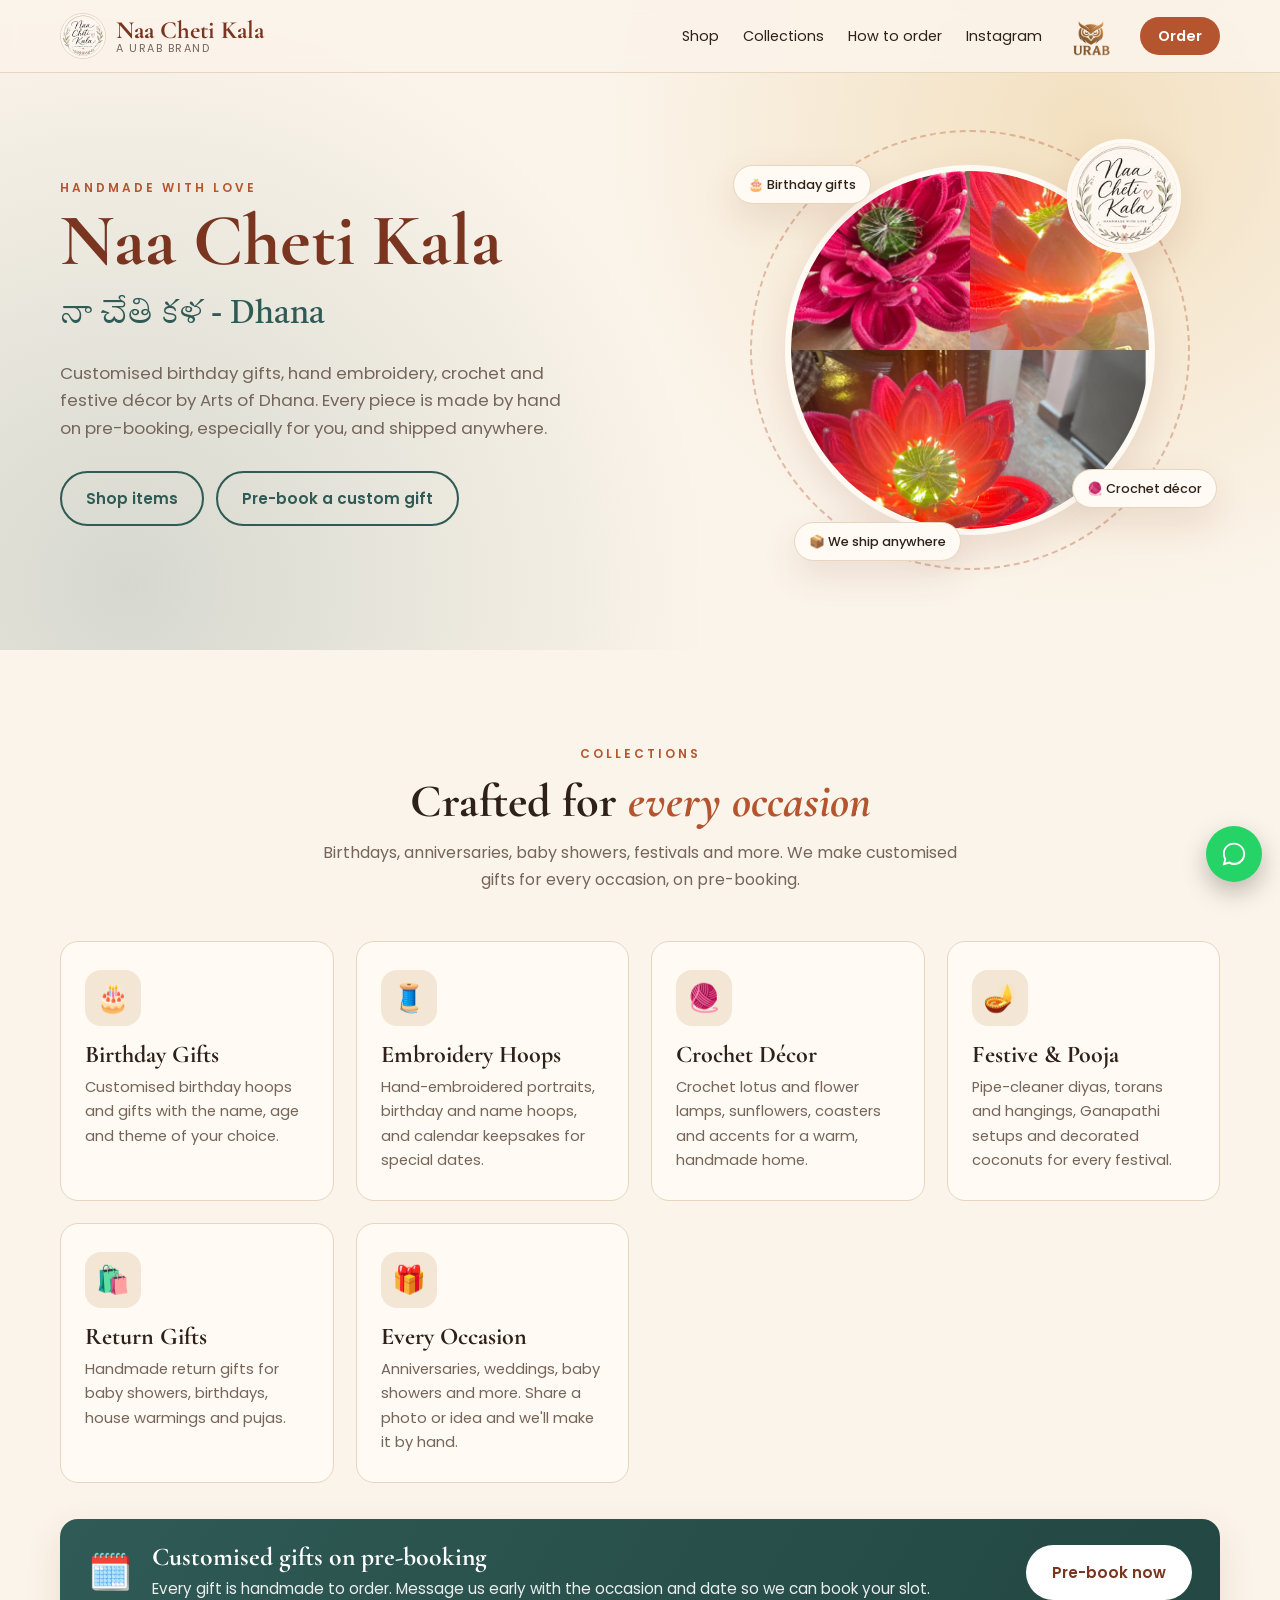
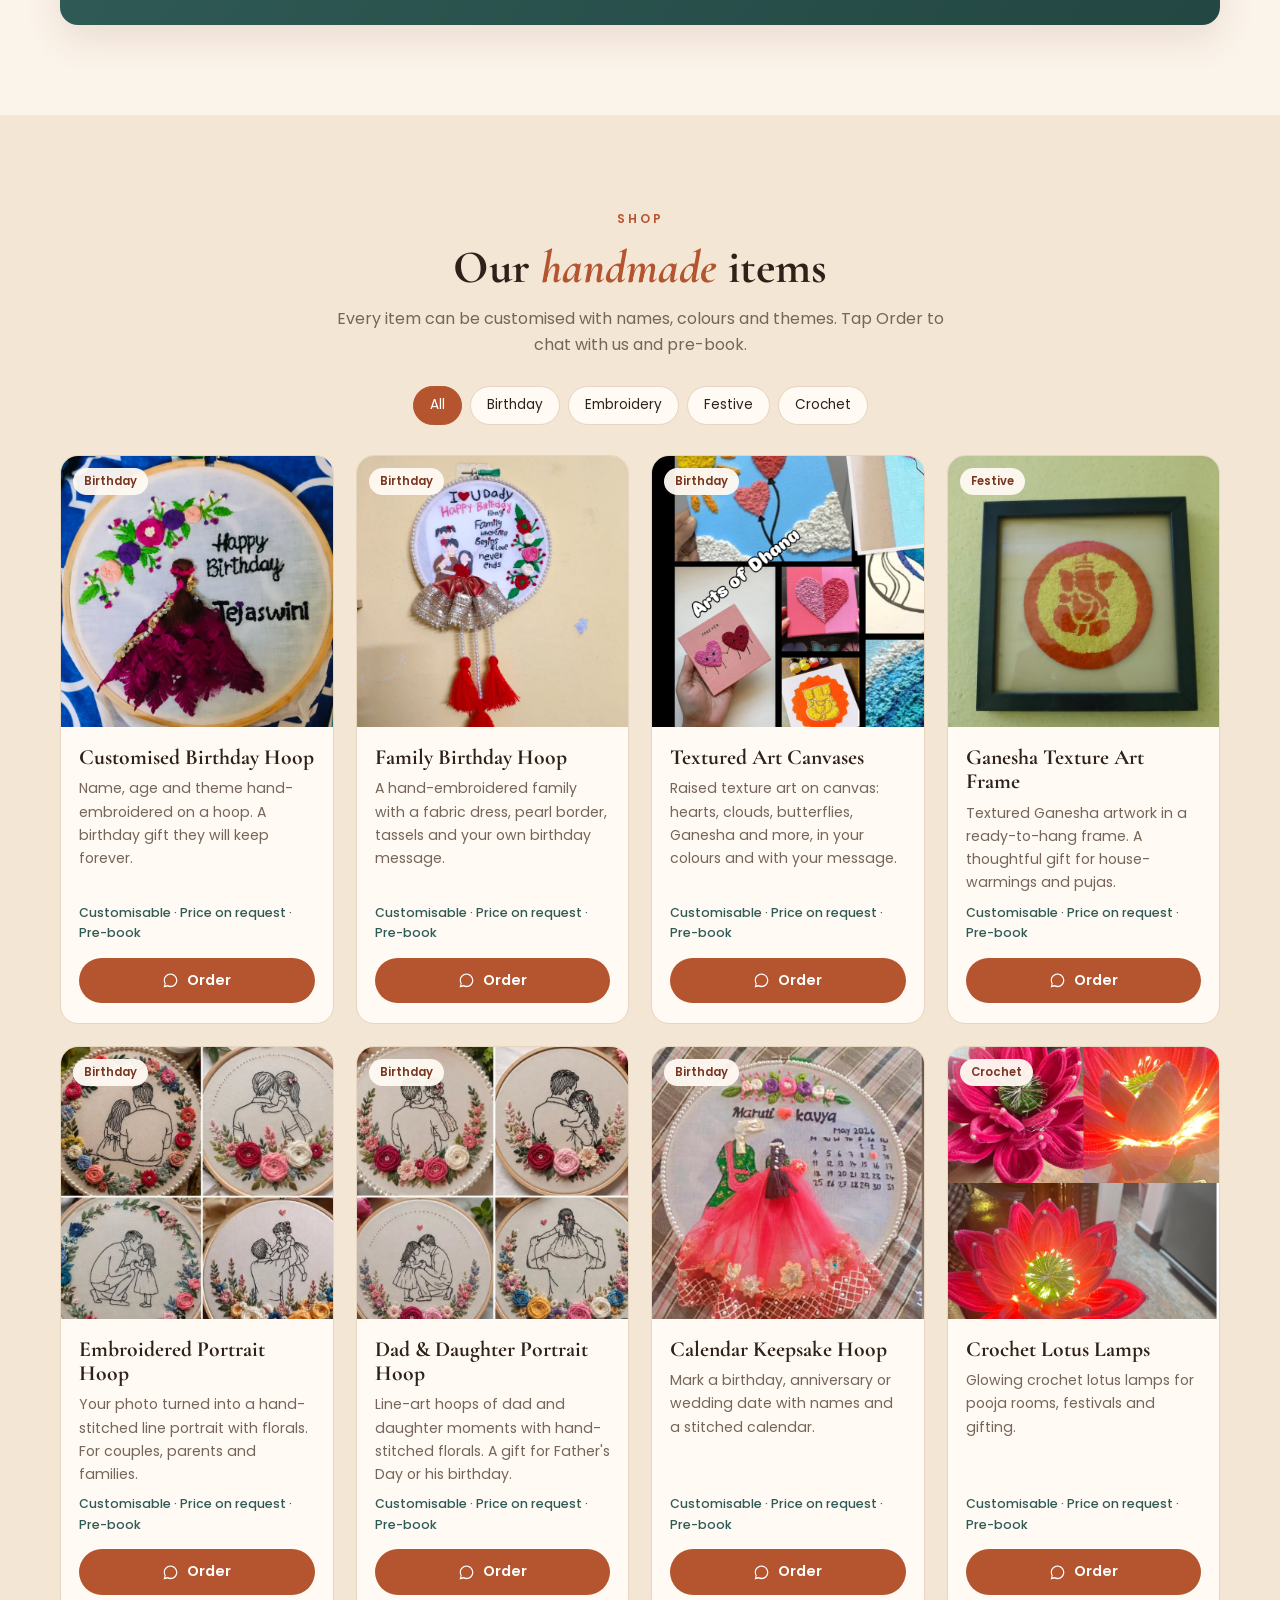
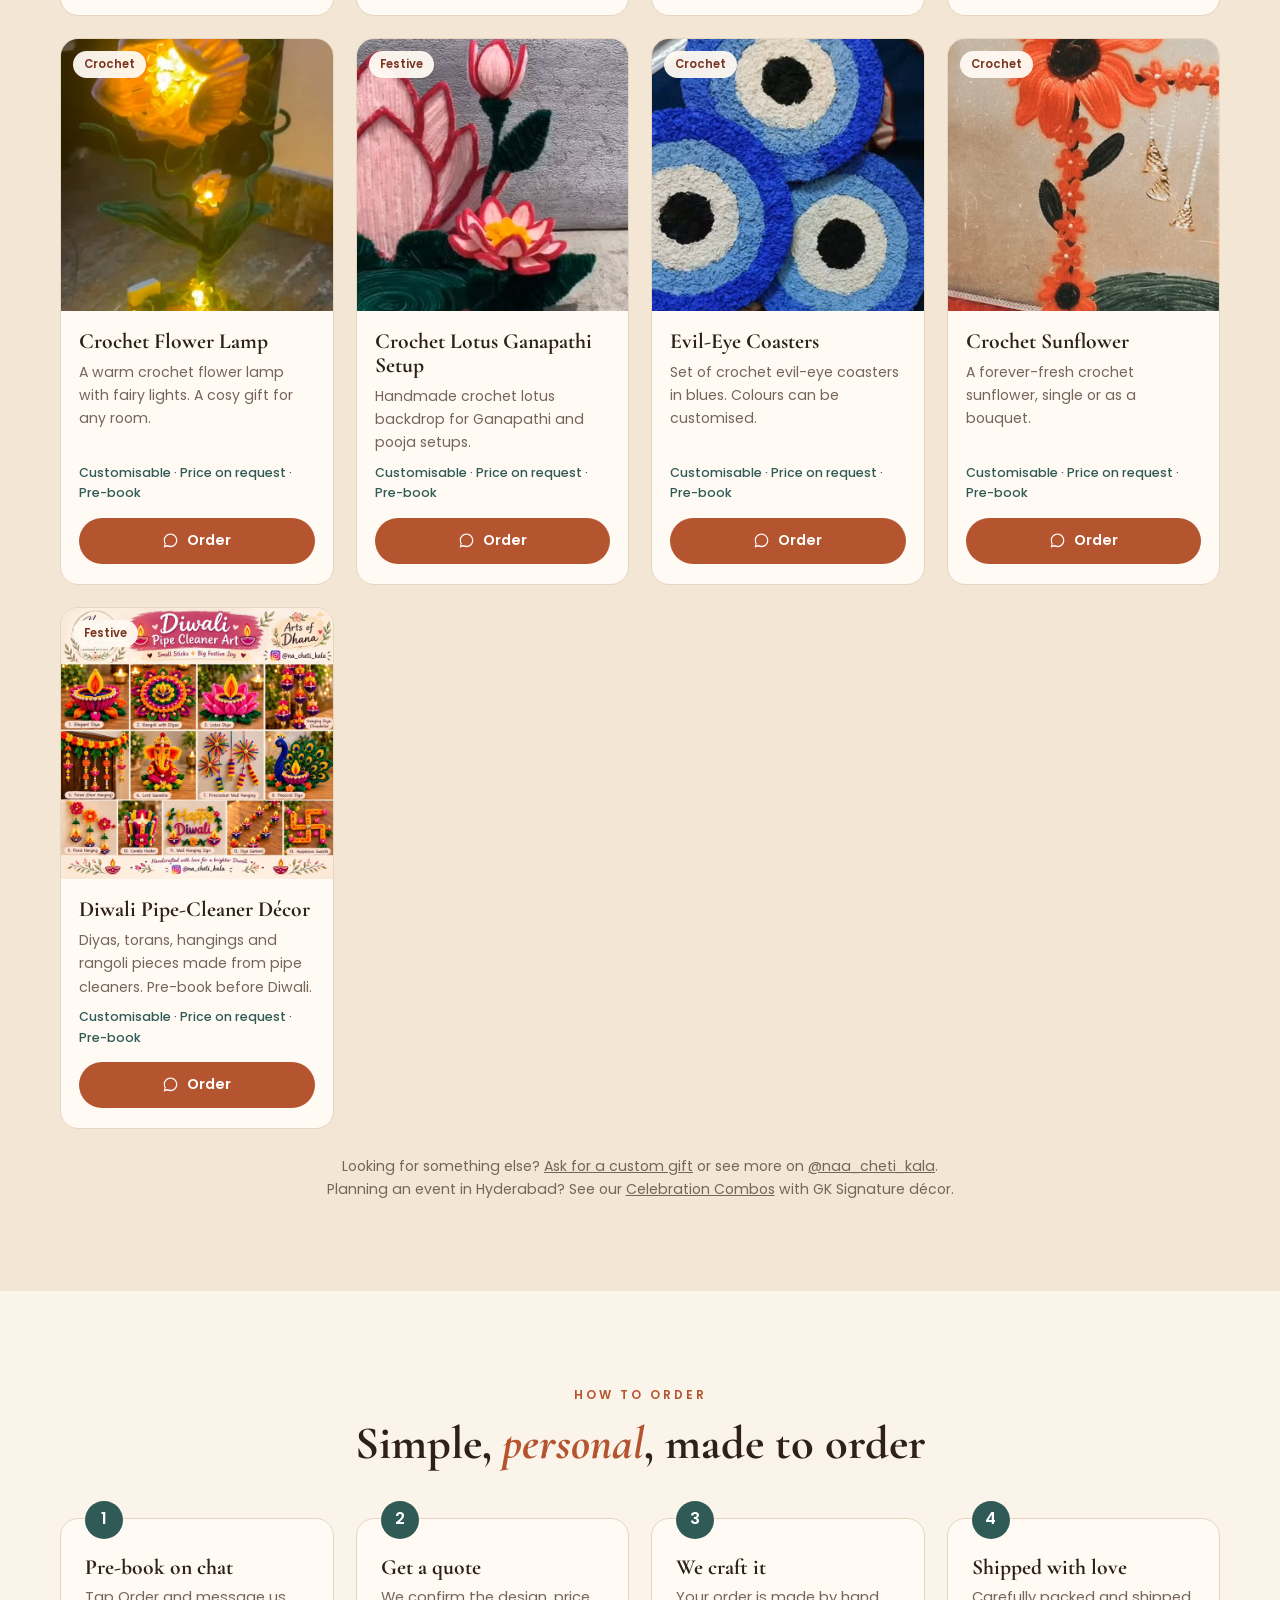
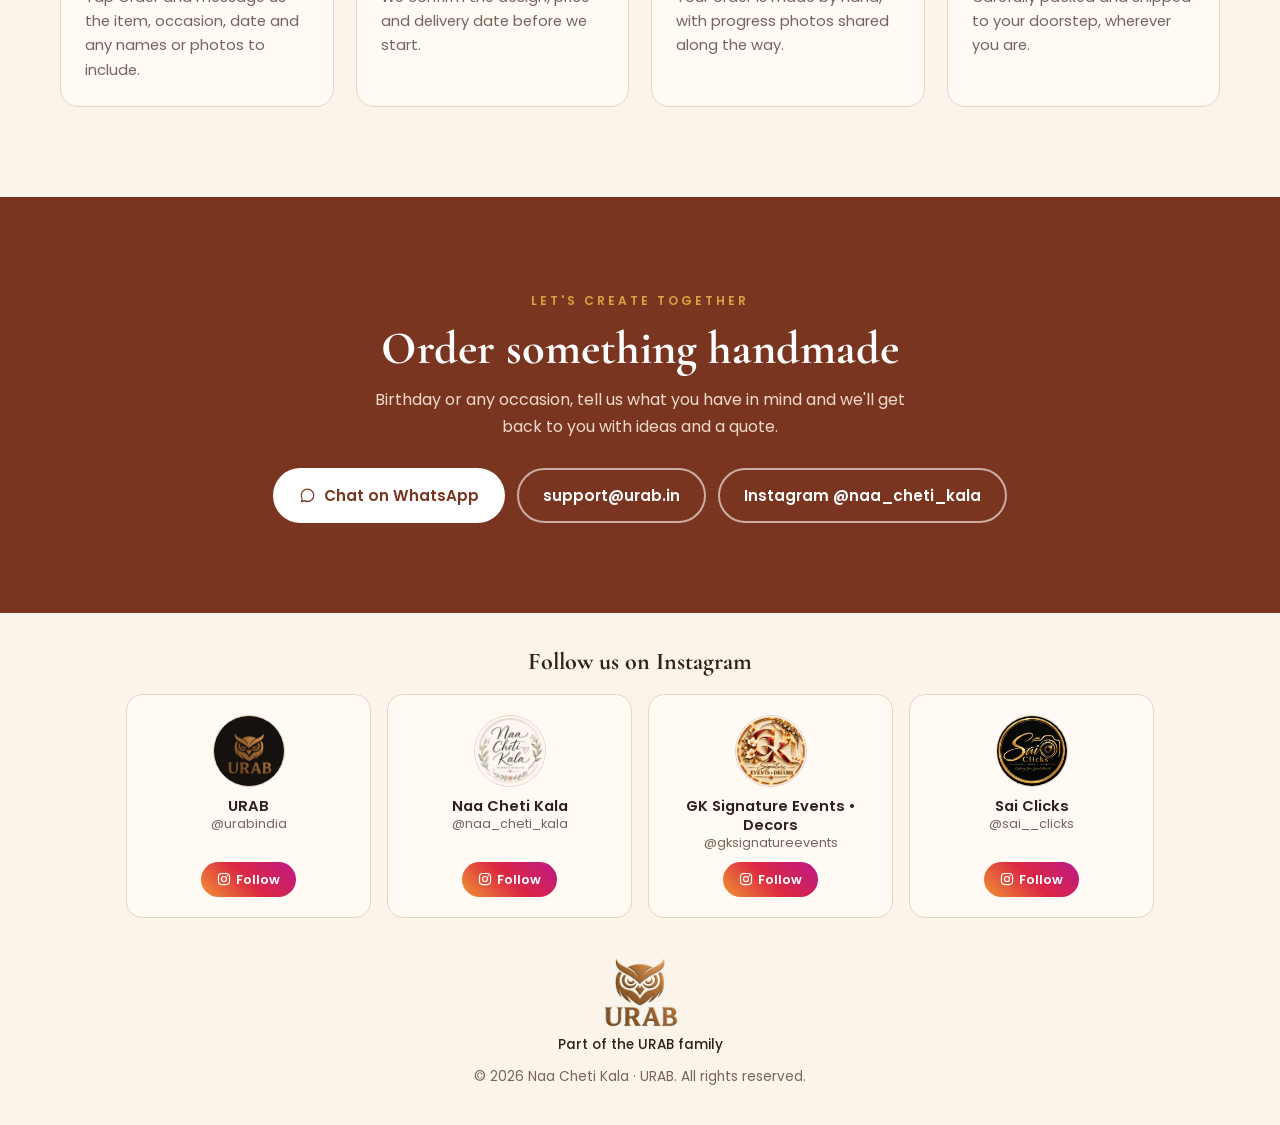
<file: naa-cheti-kala.html>
<!doctype html>
<html lang="en">
<head>
  <meta charset="utf-8">
  <meta name="viewport" content="width=device-width, initial-scale=1">
  <title>Naa Cheti Kala | Handmade Gifts &amp; Home Décor – A URAB Brand</title>
  <meta name="description" content="Naa Cheti Kala (నా చేతి కళ) makes handcrafted gifts, home décor, return gifts, festive and pooja décor, and custom handmade orders, shipped anywhere. A URAB brand.">
  <meta name="robots" content="index, follow">
  <link rel="canonical" href="https://urab.in/naa-cheti-kala">

  <meta property="og:type" content="website">
  <meta property="og:site_name" content="Naa Cheti Kala by URAB">
  <meta property="og:title" content="Naa Cheti Kala | Handmade Gifts &amp; Décor">
  <meta property="og:description" content="Handcrafted gifts and décor, made by hand and personalised for the people you love. We ship anywhere.">
  <meta property="og:image" content="https://urab.in/images/naa-cheti-kala/lotus-lamps.jpg">
  <meta property="og:url" content="https://urab.in/naa-cheti-kala">
  <meta property="og:locale" content="en_IN">

  <meta name="theme-color" content="#7a3520">
  <link rel="icon" type="image/jpeg" href="/images/naa-cheti-kala/logo.jpg">
  <link rel="apple-touch-icon" href="/images/naa-cheti-kala/logo.jpg">

  <link rel="preconnect" href="https://fonts.googleapis.com">
  <link rel="preconnect" href="https://fonts.gstatic.com" crossorigin>
  <link href="https://fonts.googleapis.com/css2?family=Cormorant+Garamond:ital,wght@0,500;0,600;0,700;1,500&family=Poppins:wght@300;400;500;600&family=Tiro+Telugu&display=swap" rel="stylesheet">

  <script type="application/ld+json">
  {
    "@context": "https://schema.org",
    "@type": "Store",
    "name": "Naa Cheti Kala",
    "alternateName": "నా చేతి కళ",
    "description": "Handcrafted gifts, home décor, return gifts, festive décor and custom handmade orders.",
    "url": "https://urab.in/naa-cheti-kala",
    "logo": "https://urab.in/images/naa-cheti-kala/logo.jpg",
    "image": "https://urab.in/images/naa-cheti-kala/lotus-lamps.jpg",
    "parentOrganization": { "@id": "https://urab.in/#org", "name": "URAB" },
    "sameAs": ["https://www.instagram.com/naa_cheti_kala/"],
    "areaServed": "Worldwide"
  }
  </script>

  <style>
    :root {
      --bg: #fbf4ea;
      --bg-alt: #f3e6d4;
      --ink: #2e211a;
      --muted: #75655a;
      --terracotta: #b5552f;
      --terracotta-deep: #7a3520;
      --teal: #2f5a55;
      --mustard: #d9a441;
      --card: #fffaf3;
      --line: #e6d5bf;
      --radius: 18px;
      --shadow: 0 14px 36px rgba(122, 53, 32, .12);
    }
    * { box-sizing: border-box; margin: 0; padding: 0; }
    html { scroll-behavior: smooth; scroll-padding-top: 72px; }
    body { font-family: "Poppins", system-ui, sans-serif; color: var(--ink); background: var(--bg); line-height: 1.65; overflow-x: hidden; }
    img { max-width: 100%; display: block; }
    a { color: inherit; }
    .container { width: min(1160px, 100% - 32px); margin-inline: auto; }
    h1, h2, h3 { font-family: "Cormorant Garamond", serif; line-height: 1.12; font-weight: 700; }
    .te { font-family: "Tiro Telugu", serif; }
    .eyebrow { display: inline-block; font-size: .75rem; letter-spacing: .25em; text-transform: uppercase; color: var(--terracotta); font-weight: 600; }
    .accent { color: var(--terracotta); font-style: italic; }

    /* ---------- Nav ---------- */
    .nav { position: fixed; inset: 0 0 auto 0; z-index: 50; background: rgba(251, 244, 234, .92); backdrop-filter: blur(10px); border-bottom: 1px solid var(--line); }
    .nav .container { display: flex; align-items: center; justify-content: space-between; height: 72px; gap: 12px; }
    .brand { text-decoration: none; display: flex; align-items: center; gap: 10px; }
    .brand img { width: 46px; height: 46px; border-radius: 50%; border: 1px solid var(--line); }
    .brand div { display: flex; flex-direction: column; line-height: 1.05; }
    .brand strong { font-family: "Cormorant Garamond", serif; font-size: 1.55rem; color: var(--terracotta-deep); }
    .brand small { font-size: .68rem; letter-spacing: .14em; text-transform: uppercase; color: var(--muted); }
    .nav-links { display: flex; gap: 24px; list-style: none; align-items: center; }
    .nav-links a { text-decoration: none; font-size: .9rem; color: var(--ink); }
    .nav-links a:hover { color: var(--terracotta); }
    .nav-cta { background: var(--terracotta); color: #fff !important; padding: 9px 18px; border-radius: 999px; font-weight: 600; }
    @media (max-width: 760px) { .nav-links .hide-sm { display: none; } .nav-links { gap: 14px; } }

    /* ---------- Hero ---------- */
    .hero { padding: 130px 0 80px; position: relative; overflow: hidden;
      background:
        radial-gradient(circle at 85% 20%, rgba(217, 164, 65, .25), transparent 40%),
        radial-gradient(circle at 10% 90%, rgba(47, 90, 85, .18), transparent 45%),
        var(--bg); }
    .hero-grid { display: grid; grid-template-columns: 1.1fr .9fr; gap: 50px; align-items: center; }
    .hero h1 { font-size: clamp(2.6rem, 6.5vw, 4.6rem); color: var(--terracotta-deep); }
    .hero .te-title { font-size: clamp(1.4rem, 3.2vw, 2rem); color: var(--teal); margin: 6px 0 18px; }
    .hero p { color: var(--muted); font-size: 1.05rem; max-width: 520px; margin-bottom: 28px; }
    .btns { display: flex; flex-wrap: wrap; gap: 12px; }
    .btn { display: inline-flex; align-items: center; gap: 8px; padding: 13px 24px; border-radius: 999px; text-decoration: none; font-weight: 600; font-size: .95rem; transition: transform .2s, box-shadow .2s; border: 2px solid transparent; }
    .btn:hover { transform: translateY(-2px); }
    .btn-primary { background: var(--terracotta); color: #fff; box-shadow: 0 10px 26px rgba(181, 85, 47, .3); }
    .btn-outline { border-color: var(--teal); color: var(--teal); }
    .hero-art { position: relative; aspect-ratio: 1; max-width: 440px; justify-self: center; width: 100%; }
    .hero-art .ring { position: absolute; inset: 0; border-radius: 50%; border: 2px dashed rgba(181, 85, 47, .35); animation: spin 60s linear infinite; }
    .hero-art .disc { position: absolute; inset: 8%; border-radius: 50%; overflow: hidden; border: 6px solid var(--card); box-shadow: var(--shadow); }
    .hero-art .disc img { width: 100%; height: 100%; object-fit: cover; }
    .hero-art .badge { position: absolute; top: 2%; right: 2%; width: 26%; aspect-ratio: 1; border-radius: 50%; border: 4px solid var(--card); box-shadow: var(--shadow); }
    .hero-art .chip { position: absolute; background: var(--card); border: 1px solid var(--line); border-radius: 999px; padding: 8px 14px; font-size: .8rem; font-weight: 500; box-shadow: var(--shadow); white-space: nowrap; }
    .chip.c1 { top: 8%; left: -4%; } .chip.c2 { bottom: 14%; right: -6%; } .chip.c3 { bottom: 2%; left: 10%; }
    @keyframes spin { to { transform: rotate(360deg); } }
    @media (max-width: 860px) { .hero-grid { grid-template-columns: 1fr; text-align: center; } .hero p { margin-inline: auto; } .btns { justify-content: center; } .hero-art { max-width: 300px; } .chip.c1 { left: 0; } .chip.c2 { right: 0; } }

    /* ---------- Sections ---------- */
    section { padding: 90px 0; }
    .alt { background: var(--bg-alt); }
    .section-head { text-align: center; max-width: 640px; margin: 0 auto 48px; }
    .section-head h2 { font-size: clamp(2rem, 4.5vw, 2.9rem); margin: 10px 0 12px; }
    .section-head p { color: var(--muted); }

    /* ---------- Categories ---------- */
    .cat-grid { display: grid; grid-template-columns: repeat(auto-fit, minmax(240px, 1fr)); gap: 22px; }
    .cat { background: var(--card); border: 1px solid var(--line); border-radius: var(--radius); padding: 28px 24px; transition: transform .25s, box-shadow .25s; }
    .cat:hover { transform: translateY(-5px); box-shadow: var(--shadow); }
    .cat .icon { width: 56px; height: 56px; border-radius: 16px; display: grid; place-items: center; font-size: 1.7rem; margin-bottom: 16px; background: var(--bg-alt); }
    .cat h3 { font-size: 1.5rem; margin-bottom: 6px; }
    .cat p { color: var(--muted); font-size: .92rem; }


    /* ---------- Steps ---------- */
    .steps { display: grid; grid-template-columns: repeat(auto-fit, minmax(220px, 1fr)); gap: 22px; counter-reset: step; }
    .step { position: relative; padding: 28px 24px 24px; border-radius: var(--radius); background: var(--card); border: 1px solid var(--line); }
    .step::before { counter-increment: step; content: counter(step); position: absolute; top: -18px; left: 24px; width: 38px; height: 38px; border-radius: 50%; display: grid; place-items: center; background: var(--teal); color: #fff; font-weight: 600; }
    .step h3 { font-size: 1.35rem; margin: 8px 0 6px; }
    .step p { color: var(--muted); font-size: .92rem; }

    /* ---------- Contact ---------- */
    .contact { background: var(--terracotta-deep); color: #fbeee0; text-align: center; }
    .contact h2 { font-size: clamp(2rem, 4.5vw, 2.9rem); margin: 10px 0 12px; color: #fff; }
    .contact .eyebrow { color: var(--mustard); }
    .contact p { max-width: 560px; margin: 0 auto 28px; opacity: .9; }
    .contact .btns { justify-content: center; }
    .btn-light { background: #fff; color: var(--terracotta-deep); }
    .btn-ghost { border-color: rgba(255,255,255,.6); color: #fff; }

    /* ---------- Footer ---------- */
    footer { padding: 36px 0; text-align: center; font-size: .85rem; color: var(--muted); }
    footer a.urab { display: inline-flex; align-items: center; gap: 10px; text-decoration: none; margin-bottom: 10px; color: var(--ink); font-weight: 500; }
    footer a.urab { flex-direction: column; gap: 6px; }
    footer a.urab img { height: 80px; width: auto; }
    .urab-link { display: flex; } .urab-link img { height: 40px; width: auto; }
    footer .nck-logo { width: 90px; height: 90px; border-radius: 50%; margin: 0 auto 14px; border: 1px solid var(--line); }

    /* ---------- Pre-book banner ---------- */
    .prebook { margin-top: 36px; display: flex; align-items: center; gap: 20px; flex-wrap: wrap; padding: 24px 28px; border-radius: var(--radius); color: #fff; background: linear-gradient(120deg, var(--teal), #234743); box-shadow: var(--shadow); }
    .prebook .big { font-size: 2.2rem; }
    .prebook div { flex: 1 1 320px; }
    .prebook h3 { font-size: 1.6rem; color: #fff; margin-bottom: 4px; }
    .prebook p { opacity: .9; font-size: .95rem; }

    /* ---------- Shop items ---------- */
    .filters { display: flex; flex-wrap: wrap; justify-content: center; gap: 8px; margin: -20px 0 30px; }
    .filters button { font: inherit; font-size: .85rem; padding: 7px 16px; border-radius: 999px; border: 1px solid var(--line); background: var(--card); color: var(--ink); cursor: pointer; }
    .filters button.active { background: var(--terracotta); border-color: var(--terracotta); color: #fff; }
    .items { display: grid; grid-template-columns: repeat(auto-fill, minmax(240px, 1fr)); gap: 22px; }
    .item { display: flex; flex-direction: column; background: var(--card); border: 1px solid var(--line); border-radius: var(--radius); overflow: hidden; transition: transform .25s, box-shadow .25s; }
    .item:hover { transform: translateY(-5px); box-shadow: var(--shadow); }
    .item-img { position: relative; aspect-ratio: 1; overflow: hidden; background: var(--bg-alt); }
    .item-img img { width: 100%; height: 100%; object-fit: cover; transition: transform .5s; }
    .item:hover .item-img img { transform: scale(1.05); }
    .item-tag { position: absolute; top: 12px; left: 12px; padding: 4px 11px; border-radius: 999px; font-size: .72rem; font-weight: 600; background: rgba(255, 250, 243, .95); color: var(--terracotta-deep); }
    .item-body { padding: 18px 18px 20px; display: flex; flex-direction: column; gap: 8px; flex: 1; }
    .item-body h3 { font-size: 1.35rem; }
    .item-body p { color: var(--muted); font-size: .88rem; flex: 1; }
    .item-meta { font-size: .78rem; color: var(--teal); font-weight: 500; }
    .order-btn { margin-top: 6px; display: inline-flex; align-items: center; justify-content: center; gap: 8px; padding: 11px 18px; border-radius: 999px; text-decoration: none; font-weight: 600; font-size: .9rem; color: #fff; background: var(--terracotta); transition: background .2s; }
    .order-btn:hover { background: var(--terracotta-deep); }
    .order-btn svg, .btn svg { width: 17px; height: 17px; }
    .shop-note { text-align: center; color: var(--muted); font-size: .88rem; margin-top: 26px; }


    /* ---------- Diwali special ---------- */
    .diwali { position: relative; overflow: hidden; color: #fbeee0; background: radial-gradient(circle at 20% 0%, rgba(255, 184, 77, .25), transparent 45%), radial-gradient(circle at 90% 100%, rgba(217, 164, 65, .2), transparent 50%), linear-gradient(160deg, #3b0f14, #5a1a12 55%, #2a0c0c); }
    .diwali .section-head h2 { color: #fff; }
    .diwali .section-head p { color: #f3d9c2; }
    .diwali .eyebrow { color: #ffcf6e; }
    .diwali .glow { color: #ffcf6e; font-style: italic; text-shadow: 0 0 18px rgba(255, 190, 80, .55); }
    .deadline { display: flex; flex-wrap: wrap; justify-content: center; gap: 10px; margin: -18px 0 26px; }
    .deadline span { padding: 8px 16px; border-radius: 999px; font-size: .88rem; font-weight: 500; background: rgba(255, 255, 255, .08); border: 1px solid rgba(255, 207, 110, .35); }
    .deadline .countdown { background: #ffcf6e; color: #3b0f14; font-weight: 700; border-color: #ffcf6e; }
    .diwali-ctas { display: flex; flex-wrap: wrap; justify-content: center; gap: 12px; margin-bottom: 36px; }
    .btn-wa { background: #25d366; color: #fff; }
    .btn-ig { color: #fff; background: linear-gradient(45deg, #f09433, #dc2743 50%, #bc1888); }
    .diwali .items .item { background: #fffaf3; border-color: rgba(255, 207, 110, .4); color: var(--ink); }
    .diwali .item-tag { background: #ffcf6e; color: #3b0f14; }
    .diwali-note { text-align: center; color: #f3d9c2; font-size: .85rem; margin-top: 24px; }
    .item-actions { display: flex; gap: 8px; margin-top: 6px; }
    .item-actions .order-btn { flex: 1; margin-top: 0; }
    .order-btn.wa { background: #1f9d55; }
    .order-btn.wa:hover { background: #178244; }
    .ig-mini { flex: none; width: 44px; display: grid; place-items: center; border-radius: 999px; color: #fff; background: linear-gradient(45deg, #f09433, #dc2743 50%, #bc1888); }
    .ig-mini svg { width: 18px; height: 18px; }
    .nav-diwali { color: #b5552f !important; font-weight: 600; }

    /* ---------- Crackers on page open ---------- */
    #crackers, #diyas { position: fixed; inset: 0; width: 100%; height: 100%; z-index: 90; pointer-events: none; transition: opacity .8s; }

    /* ---------- Photo popup ---------- */
    .item-img img { cursor: zoom-in; }
    .lightbox { position: fixed; inset: 0; z-index: 95; display: none; align-items: center; justify-content: center; padding: 56px 16px 70px; background: rgba(20, 12, 8, .92); }
    .lightbox.open { display: flex; }
    .lightbox figure { margin: 0; max-width: min(900px, 100%); text-align: center; }
    .lightbox img { max-width: 100%; max-height: calc(100svh - 150px); border-radius: 12px; box-shadow: 0 20px 60px rgba(0, 0, 0, .5); }
    .lightbox figcaption { color: #fbeee0; margin-top: 12px; font-size: .95rem; }
    .lightbox button { position: absolute; width: 46px; height: 46px; border: 0; border-radius: 50%; cursor: pointer; font-size: 1.4rem; color: #fff; background: rgba(255, 255, 255, .14); }
    .lightbox button:hover { background: rgba(255, 255, 255, .26); }
    .lb-close { top: 14px; right: 14px; }
    .lb-prev { left: 12px; top: 50%; transform: translateY(-50%); }
    .lb-next { right: 12px; top: 50%; transform: translateY(-50%); }
    @media (max-width: 600px) { .lb-prev, .lb-next { top: auto; bottom: 14px; transform: none; } .lb-prev { left: calc(50% - 56px); } .lb-next { right: calc(50% - 56px); } }

    /* ---------- Chat float + toast ---------- */
    .chat-float { position: fixed; right: 18px; bottom: 18px; z-index: 60; width: 56px; height: 56px; border-radius: 50%; display: grid; place-items: center; color: #fff; box-shadow: 0 10px 25px rgba(0,0,0,.25); background: linear-gradient(45deg, #f09433, #dc2743 50%, #bc1888); }
    .chat-float.wa { background: #25d366; }
    .chat-float svg { width: 28px; height: 28px; }
    .toast { position: fixed; left: 50%; bottom: 90px; transform: translate(-50%, 20px); z-index: 70; max-width: calc(100% - 32px); padding: 12px 18px; border-radius: 12px; background: var(--ink); color: #fff; font-size: .88rem; text-align: center; opacity: 0; pointer-events: none; transition: opacity .25s, transform .25s; }
    .toast.show { opacity: 1; transform: translate(-50%, 0); }

    /* ---------- Follow on Instagram ---------- */
    .follow { margin: 0 auto 30px; max-width: 1060px; }
    .follow h3 { font-size: 1.5rem; margin-bottom: 18px; color: var(--follow-ink); }
    .follow-grid { display: grid; grid-template-columns: repeat(4, 1fr); gap: 16px; }
    @media (max-width: 900px) { .follow-grid { grid-template-columns: repeat(2, 1fr); } }
    @media (max-width: 480px) { .follow-grid { grid-template-columns: 1fr; } }
    .follow-card { display: flex; flex-direction: column; align-items: center; gap: 10px; padding: 20px 16px; border-radius: 16px; background: var(--follow-card); border: 1px solid var(--follow-line); text-decoration: none; text-align: center; transition: transform .2s, border-color .2s; }
    .follow-card:hover { transform: translateY(-3px); border-color: #d6249f; }
    footer .follow-card img { width: 72px; height: 72px; margin: 0; border-radius: 50%; object-fit: cover; flex: none; border: 1px solid var(--follow-line); background: #fff; }
    footer .follow-card img.dark { object-fit: contain; padding: 5px; background: #14110e; }
    .follow-card div { display: flex; flex-direction: column; line-height: 1.3; }
    .follow-card strong { color: var(--follow-ink); font-size: .92rem; font-weight: 600; }
    .follow-card small { color: var(--muted); font-size: .8rem; }
    .follow-card .ig-btn { margin-top: auto; display: inline-flex; align-items: center; gap: 5px; padding: 7px 16px; border-radius: 999px; color: #fff; font-size: .8rem; font-weight: 600; background: linear-gradient(45deg, #f09433, #dc2743 50%, #bc1888); }
    .follow-card .ig-btn svg { width: 14px; height: 14px; }
    footer { --follow-card: var(--card); --follow-line: var(--line); --follow-ink: var(--ink); }
    footer .follow { padding: 0 16px; }
  </style>
</head>
<body>

  <nav class="nav">
    <div class="container">
      <a href="/naa-cheti-kala" class="brand"><img src="/images/naa-cheti-kala/logo.jpg" alt="Naa Cheti Kala logo"><div><strong>Naa Cheti Kala</strong><small>A URAB brand</small></div></a>
      <ul class="nav-links">
        <li class="diwali-only"><a href="#diwali" class="nav-diwali">🪔 Diwali</a></li>
        <li class="hide-sm"><a href="#items">Shop</a></li>
        <li class="hide-sm"><a href="#collections">Collections</a></li>
        <li class="hide-sm"><a href="#order">How to order</a></li>
        <li class="hide-sm"><a href="https://www.instagram.com/naa_cheti_kala/" target="_blank" rel="noopener">Instagram</a></li>
        <li><a href="/" class="urab-link" title="Back to URAB"><img src="/images/logo.png" alt="URAB"></a></li>
        <li><a href="#contact" class="nav-cta" data-order="Hi Naa Cheti Kala, I'd like to place an order.">Order</a></li>
      </ul>
    </div>
  </nav>

  <header class="hero">
    <div class="container hero-grid">
      <div>
        <span class="eyebrow">Handmade with love</span>
        <h1>Naa Cheti Kala</h1>
        <div class="te te-title" lang="te">నా చేతి కళ - Dhana</div>
        <p>Customised birthday gifts, hand embroidery, crochet and festive décor by Arts of Dhana. Every piece is made by hand on pre-booking, especially for you, and shipped anywhere.</p>
        <div class="btns">
          <a href="#diwali" class="btn btn-primary diwali-only">🪔 Diwali Special</a>
          <a href="#items" class="btn btn-outline">Shop items</a>
          <a href="#contact" class="btn btn-outline" data-order="Hi Naa Cheti Kala, I'd like to pre-book a customised gift.">Pre-book a custom gift</a>
        </div>
      </div>
      <div class="hero-art" aria-hidden="true">
        <div class="ring"></div>
        <div class="disc"><img src="/images/naa-cheti-kala/lotus-lamps.jpg" alt=""></div>
        <img class="badge" src="/images/naa-cheti-kala/logo.jpg" alt="">
        <div class="chip c1">🎂 Birthday gifts</div>
        <div class="chip c2">🧶 Crochet décor</div>
        <div class="chip c3">📦 We ship anywhere</div>
      </div>
    </div>
  </header>

  <section id="diwali" class="diwali diwali-only">
    <div class="container">
      <div class="section-head">
        <span class="eyebrow">✨ Diwali Special 2026 ✨</span>
        <h2>Light up your Diwali, <span class="glow">handmade</span></h2>
        <p>Lotus hangings, diya stands, wall diyas, torans and Shubh-Labh pieces, handmade to order for your home and for gifting.</p>
      </div>
      <div class="deadline">
        <span class="countdown" id="diwali-countdown">Order by 1 November</span>
        <span>🚚 Delivered before Diwali</span>
        <span>📦 We ship anywhere</span>
      </div>
      <div class="diwali-ctas">
        <a class="btn btn-wa" href="#contact" data-order="Hi Naa Cheti Kala, I'd like to order from the Diwali collection.">Order on WhatsApp</a>
        <a class="btn btn-ig" href="https://ig.me/m/naa_cheti_kala" target="_blank" rel="noopener" data-ig="Hi Naa Cheti Kala, I'd like to order from the Diwali collection.">Ask on Instagram</a>
      </div>
      <div class="items" id="diwali-grid"></div>
      <p class="diwali-note">Photos show the designs. Every piece is handmade to order by Dhana, so colours and small details can vary. Tap a photo to see it bigger.</p>
    </div>
  </section>

  <section id="collections">
    <div class="container">
      <div class="section-head">
        <span class="eyebrow">Collections</span>
        <h2>Crafted for <span class="accent">every occasion</span></h2>
        <p>Birthdays, anniversaries, baby showers, festivals and more. We make customised gifts for every occasion, on pre-booking.</p>
      </div>
      <div class="cat-grid">
        <div class="cat"><div class="icon">🎂</div><h3>Birthday Gifts</h3><p>Customised birthday hoops and gifts with the name, age and theme of your choice.</p></div>
        <div class="cat"><div class="icon">🧵</div><h3>Embroidery Hoops</h3><p>Hand-embroidered portraits, birthday and name hoops, and calendar keepsakes for special dates.</p></div>
        <div class="cat"><div class="icon">🧶</div><h3>Crochet Décor</h3><p>Crochet lotus and flower lamps, sunflowers, coasters and accents for a warm, handmade home.</p></div>
        <div class="cat"><div class="icon">🪔</div><h3>Festive &amp; Pooja</h3><p>Pipe-cleaner diyas, torans and hangings, Ganapathi setups and decorated coconuts for every festival.</p></div>
        <div class="cat"><div class="icon">🛍️</div><h3>Return Gifts</h3><p>Handmade return gifts for baby showers, birthdays, house warmings and pujas.</p></div>
        <div class="cat"><div class="icon">🎁</div><h3>Every Occasion</h3><p>Anniversaries, weddings, baby showers and more. Share a photo or idea and we'll make it by hand.</p></div>
      </div>
      <div class="prebook">
        <span class="big" aria-hidden="true">🗓️</span>
        <div>
          <h3>Customised gifts on pre-booking</h3>
          <p>Every gift is handmade to order. Message us early with the occasion and date so we can book your slot.</p>
        </div>
        <a href="#contact" class="btn btn-light" data-order="Hi Naa Cheti Kala, I'd like to pre-book a customised gift.">Pre-book now</a>
      </div>
    </div>
  </section>

  <section id="items" class="alt">
    <div class="container">
      <div class="section-head">
        <span class="eyebrow">Shop</span>
        <h2>Our <span class="accent">handmade</span> items</h2>
        <p>Every item can be customised with names, colours and themes. Tap Order to chat with us and pre-book.</p>
      </div>
      <div class="filters" role="group" aria-label="Filter items"></div>
      <div class="items" id="item-grid"></div>
      <p class="shop-note">Looking for something else? <a href="#contact" data-order="Hi Naa Cheti Kala, I'd like a customised gift.">Ask for a custom gift</a> or see more on <a href="https://www.instagram.com/naa_cheti_kala/" target="_blank" rel="noopener">@naa_cheti_kala</a>.<br>Planning an event in Hyderabad? See our <a href="/#combos">Celebration Combos</a> with GK Signature décor.</p>
    </div>
  </section>

  <section id="order">
    <div class="container">
      <div class="section-head">
        <span class="eyebrow">How to order</span>
        <h2>Simple, <span class="accent">personal</span>, made to order</h2>
      </div>
      <div class="steps">
        <div class="step"><h3>Pre-book on chat</h3><p>Tap Order and message us the item, occasion, date and any names or photos to include.</p></div>
        <div class="step"><h3>Get a quote</h3><p>We confirm the design, price and delivery date before we start.</p></div>
        <div class="step"><h3>We craft it</h3><p>Your order is made by hand, with progress photos shared along the way.</p></div>
        <div class="step"><h3>Shipped with love</h3><p>Carefully packed and shipped to your doorstep, wherever you are.</p></div>
      </div>
    </div>
  </section>

  <section id="contact" class="contact">
    <div class="container">
      <span class="eyebrow">Let's create together</span>
      <h2>Order something handmade</h2>
      <p>Birthday or any occasion, tell us what you have in mind and we'll get back to you with ideas and a quote.</p>
      <div class="btns">
        <a href="#contact" class="btn btn-light" data-order="Hi Naa Cheti Kala, I'd like to place an order."><svg class="ig-ico" viewBox="0 0 24 24" aria-hidden="true"><rect x="2.5" y="2.5" width="19" height="19" rx="5.5" fill="none" stroke="currentColor" stroke-width="2"/><circle cx="12" cy="12" r="4.3" fill="none" stroke="currentColor" stroke-width="2"/><circle cx="17.6" cy="6.4" r="1.3" fill="currentColor"/></svg><span class="chat-label">Chat on Instagram</span></a>
        <a href="mailto:support@urab.in?subject=Naa%20Cheti%20Kala%20order" class="btn btn-ghost">support@urab.in</a>
        <a href="https://www.instagram.com/naa_cheti_kala/" target="_blank" rel="noopener" class="btn btn-ghost">Instagram @naa_cheti_kala</a>
      </div>
    </div>
  </section>

  <footer>
    <div class="follow">
      <h3>Follow us on Instagram</h3>
      <div class="follow-grid">
        <a class="follow-card" href="https://www.instagram.com/urabindia/" target="_blank" rel="noopener"><img class="dark" src="/images/logo.png" alt="URAB logo" loading="lazy"><div><strong>URAB</strong><small>@urabindia</small></div><span class="ig-btn"><svg viewBox="0 0 24 24" aria-hidden="true"><rect x="2.5" y="2.5" width="19" height="19" rx="5.5" fill="none" stroke="currentColor" stroke-width="2"/><circle cx="12" cy="12" r="4.3" fill="none" stroke="currentColor" stroke-width="2"/><circle cx="17.6" cy="6.4" r="1.3" fill="currentColor"/></svg>Follow</span></a>
        <a class="follow-card" href="https://www.instagram.com/naa_cheti_kala/" target="_blank" rel="noopener"><img src="/images/naa-cheti-kala/logo.jpg" alt="Naa Cheti Kala logo" loading="lazy"><div><strong>Naa Cheti Kala</strong><small>@naa_cheti_kala</small></div><span class="ig-btn"><svg viewBox="0 0 24 24" aria-hidden="true"><rect x="2.5" y="2.5" width="19" height="19" rx="5.5" fill="none" stroke="currentColor" stroke-width="2"/><circle cx="12" cy="12" r="4.3" fill="none" stroke="currentColor" stroke-width="2"/><circle cx="17.6" cy="6.4" r="1.3" fill="currentColor"/></svg>Follow</span></a>
        <a class="follow-card" href="https://www.instagram.com/gksignatureevents/" target="_blank" rel="noopener"><img src="/images/gk-signature-logo.png" alt="GK Signature Events • Decors logo" loading="lazy"><div><strong>GK Signature Events • Decors</strong><small>@gksignatureevents</small></div><span class="ig-btn"><svg viewBox="0 0 24 24" aria-hidden="true"><rect x="2.5" y="2.5" width="19" height="19" rx="5.5" fill="none" stroke="currentColor" stroke-width="2"/><circle cx="12" cy="12" r="4.3" fill="none" stroke="currentColor" stroke-width="2"/><circle cx="17.6" cy="6.4" r="1.3" fill="currentColor"/></svg>Follow</span></a>
        <a class="follow-card" href="https://www.instagram.com/sai__clicks/" target="_blank" rel="noopener"><img src="/images/sai-clicks/logo-round.jpg" alt="Sai Clicks logo" loading="lazy"><div><strong>Sai Clicks</strong><small>@sai__clicks</small></div><span class="ig-btn"><svg viewBox="0 0 24 24" aria-hidden="true"><rect x="2.5" y="2.5" width="19" height="19" rx="5.5" fill="none" stroke="currentColor" stroke-width="2"/><circle cx="12" cy="12" r="4.3" fill="none" stroke="currentColor" stroke-width="2"/><circle cx="17.6" cy="6.4" r="1.3" fill="currentColor"/></svg>Follow</span></a>
      </div>
    </div>
    <a href="/" class="urab"><img src="/images/logo.png" alt="URAB">Part of the URAB family</a>
    <p>&copy; <span id="year">2026</span> Naa Cheti Kala · URAB. All rights reserved.</p>
  </footer>

  <a class="chat-float" href="#contact" data-order="Hi Naa Cheti Kala, I have a question." aria-label="Chat with Naa Cheti Kala"><svg class="ig-ico" viewBox="0 0 24 24" aria-hidden="true"><rect x="2.5" y="2.5" width="19" height="19" rx="5.5" fill="none" stroke="currentColor" stroke-width="2"/><circle cx="12" cy="12" r="4.3" fill="none" stroke="currentColor" stroke-width="2"/><circle cx="17.6" cy="6.4" r="1.3" fill="currentColor"/></svg></a>
  <div class="toast" id="toast" role="status" aria-live="polite"></div>

  <script>
    // Shop items. To add one: put the photo in images/naa-cheti-kala/ and add a line here.
    // tags decide which filter buttons show the item.
    const ITEMS = [
      { name: 'Customised Birthday Hoop', img: 'birthday-embroidery-hoop.jpg', tags: ['Birthday', 'Embroidery'], desc: 'Name, age and theme hand-embroidered on a hoop. A birthday gift they will keep forever.' },
      { name: 'Family Birthday Hoop', img: 'family-birthday-hoop.jpg', tags: ['Birthday', 'Embroidery'], desc: 'A hand-embroidered family with a fabric dress, pearl border, tassels and your own birthday message.' },
      { name: 'Textured Art Canvases', img: 'texture-art-canvases.jpg', tags: ['Birthday', 'Festive'], desc: 'Raised texture art on canvas: hearts, clouds, butterflies, Ganesha and more, in your colours and with your message.' },
      { name: 'Ganesha Texture Art Frame', img: 'ganesha-texture-frame.jpg', tags: ['Festive'], desc: 'Textured Ganesha artwork in a ready-to-hang frame. A thoughtful gift for house-warmings and pujas.' },
      { name: 'Embroidered Portrait Hoop', img: 'embroidery-portraits.jpg', tags: ['Birthday', 'Embroidery'], desc: 'Your photo turned into a hand-stitched line portrait with florals. For couples, parents and families.' },
      { name: 'Dad & Daughter Portrait Hoop', img: 'dad-daughter-portrait-hoops.jpg', tags: ['Birthday', 'Embroidery'], desc: 'Line-art hoops of dad and daughter moments with hand-stitched florals. A gift for Father\'s Day or his birthday.' },
      { name: 'Calendar Keepsake Hoop', img: 'calendar-embroidery-hoop.jpg', tags: ['Birthday', 'Embroidery'], desc: 'Mark a birthday, anniversary or wedding date with names and a stitched calendar.' },
      { name: 'Crochet Lotus Lamps', img: 'lotus-lamps.jpg', tags: ['Crochet', 'Festive'], desc: 'Glowing crochet lotus lamps for pooja rooms, festivals and gifting.' },
      { name: 'Crochet Flower Lamp', img: 'crochet-flower-lamp.jpg', tags: ['Crochet'], desc: 'A warm crochet flower lamp with fairy lights. A cosy gift for any room.' },
      { name: 'Crochet Lotus Ganapathi Setup', img: 'crochet-lotus-ganapathi.jpg', tags: ['Festive', 'Crochet'], desc: 'Handmade crochet lotus backdrop for Ganapathi and pooja setups.' },
      { name: 'Evil-Eye Coasters', img: 'evil-eye-coasters.jpg', tags: ['Crochet'], desc: 'Set of crochet evil-eye coasters in blues. Colours can be customised.' },
      { name: 'Crochet Sunflower', img: 'crochet-sunflower.jpg', tags: ['Crochet', 'Birthday'], desc: 'A forever-fresh crochet sunflower, single or as a bouquet.' },
      { name: 'Diwali Pipe-Cleaner Décor', img: 'diwali-pipe-cleaner-art.jpg', tags: ['Festive'], desc: 'Diyas, torans, hangings and rangoli pieces made from pipe cleaners. Pre-book before Diwali.' }
    ];

    // Ordering: every Order button opens WhatsApp with the message pre-filled.
    // The number is kept reversed so it never appears as plain text on the page or in its source
    // (country code + number, written backwards). Set to '' to fall back to Instagram chat.
    const WHATSAPP_NUMBER = '525770193919'.split('').reverse().join('');
    const INSTAGRAM_CHAT = 'https://ig.me/m/naa_cheti_kala';
    const WA_SVG = '<svg viewBox="0 0 32 32" aria-hidden="true" fill="currentColor"><path d="M16 3C9 3 3.3 8.6 3.3 15.6c0 2.2.6 4.4 1.7 6.3L3 29l7.3-1.9c1.8 1 3.8 1.5 5.8 1.5 7 0 12.7-5.7 12.7-12.6S23 3 16 3zm0 23.1c-1.9 0-3.7-.5-5.3-1.4l-.4-.2-4.3 1.1 1.2-4.2-.3-.4c-1-1.6-1.5-3.5-1.5-5.4C5.4 9.8 10.2 5.1 16 5.1s10.6 4.7 10.6 10.5S21.8 26.1 16 26.1z"/></svg>';
    const IG_SVG = document.querySelector('.ig-ico').outerHTML;
    const ORDER_ICON = WHATSAPP_NUMBER ? WA_SVG : IG_SVG;

    const esc = t => t.replace(/[&<>"']/g, c => ({ '&': '&amp;', '<': '&lt;', '>': '&gt;', '"': '&quot;', "'": '&#39;' }[c]));
    const grid = document.getElementById('item-grid');
    grid.innerHTML = ITEMS.map(it => `
      <article class="item" data-tags="${it.tags.join(',')}">
        <div class="item-img"><img src="/images/naa-cheti-kala/${it.img}" alt="${esc(it.name)}" loading="lazy"><span class="item-tag">${it.tags[0]}</span></div>
        <div class="item-body">
          <h3>${esc(it.name)}</h3>
          <p>${esc(it.desc)}</p>
          <span class="item-meta">Customisable · Price on request · Pre-book</span>
          <a class="order-btn" href="#contact" data-order="Hi Naa Cheti Kala, I'd like to order: ${esc(it.name)}">${ORDER_ICON}Order</a>
        </div>
      </article>`).join('');

    // Diwali collection. Photos in images/naa-cheti-kala/diwali/ (and two from the main shop).
    const DIWALI = [
      { name: 'Lotus Pearl Hangings', img: 'diwali/lotus-pearl-hangings.jpg', desc: 'Strings of pink lotuses with pearl beads for doors, mandirs and walls.' },
      { name: 'Lotus Diya Stands', img: 'diwali/lotus-diya-stands.jpg', desc: 'A pair of tall lotus diya stands with a coiled base and little flowers.' },
      { name: 'Glowing Lotus Wall Diyas', img: 'diwali/glowing-lotus-wall-diyas.jpg', desc: 'Wall-mounted lotus tealight holders with bead drops. Order a set for a whole wall.' },
      { name: 'Lotus Diya & Ganesha Set', img: 'diwali/lotus-diya-ganesha-set.jpg', desc: 'A big lotus with Ganesha in the centre and matching lotus diyas.' },
      { name: 'Lotus Diya Plate', img: 'diwali/lotus-diya-plate.jpg', desc: 'A pearl-edged lotus plate for diyas, pooja items or rangoli centres.' },
      { name: 'Lotus Bowl with Hanging Bloom', img: 'diwali/lotus-bowl-with-bloom.jpg', desc: 'A lotus bowl with a bloom on a stem above it. A statement piece for the pooja room.' },
      { name: 'Shubh-Labh Hangings', img: 'diwali/shubh-labh-hangings.jpg', desc: 'A pair of Shubh and Labh flower hangings for the entrance.' },
      { name: 'Lotus Dreamcatcher Toran', img: 'diwali/lotus-dreamcatcher-toran.jpg', desc: 'A ring toran with lotus motifs, roses and pearl strings.' },
      { name: 'Lotus Branch Wall Hanging', img: 'diwali/lotus-branch-hanging.jpg', desc: 'Lotuses with tassels hanging from a branch. Light and pretty for any wall.' },
      { name: 'Crochet Lotus Lamps', img: 'lotus-lamps.jpg', desc: 'Glowing crochet lotus lamps by Dhana, for the mandir and for gifting.' },
      { name: 'Diwali Pipe-Cleaner Décor', img: 'diwali-pipe-cleaner-art.jpg', desc: 'Dhana\'s pipe-cleaner collection: diyas, peacock diya, Ganesha, torans and wall signs.' }
    ];
    document.getElementById('diwali-grid').innerHTML = DIWALI.map(it => `
      <article class="item">
        <div class="item-img"><img src="/images/naa-cheti-kala/${it.img}" alt="${esc(it.name)}" loading="lazy"><span class="item-tag">Diwali</span></div>
        <div class="item-body">
          <h3>${esc(it.name)}</h3>
          <p>${esc(it.desc)}</p>
          <span class="item-meta">Handmade to order · Price on request</span>
          <div class="item-actions">
            <a class="order-btn wa" href="#contact" data-order="Hi Naa Cheti Kala, I'd like to order for Diwali: ${esc(it.name)}">${WA_SVG}Order</a>
            <a class="ig-mini" href="${INSTAGRAM_CHAT}" target="_blank" rel="noopener" aria-label="Ask about ${esc(it.name)} on Instagram" data-ig="Hi Naa Cheti Kala, I'd like to order for Diwali: ${esc(it.name)}">${IG_SVG}</a>
          </div>
        </div>
      </article>`).join('');

    // Diwali timing (India time): order by 1 Nov; hide the whole Diwali promotion after 9 Nov.
    const ORDER_BY = new Date('2026-11-01T23:59:59+05:30');
    const DIWALI_ENDS = new Date('2026-11-09T23:59:59+05:30');
    const now = new Date();
    const diwaliOn = now <= DIWALI_ENDS;
    if (!diwaliOn) {
      document.querySelectorAll('.diwali-only').forEach(el => el.remove());
    } else {
      const cd = document.getElementById('diwali-countdown');
      const days = Math.ceil((ORDER_BY - now) / 86400000);
      cd.textContent = now > ORDER_BY ? 'Pre-orders closed · message us to check availability'
        : days <= 1 ? '⏳ Last day to order!' : `⏳ ${days} days left · order by 1 November`;
    }

    const filterBar = document.querySelector('.filters');
    const tags = ['All', ...new Set(ITEMS.flatMap(it => it.tags))];
    filterBar.innerHTML = tags.map((t, i) => `<button type="button" class="${i ? '' : 'active'}">${t}</button>`).join('');
    filterBar.addEventListener('click', e => {
      const btn = e.target.closest('button');
      if (!btn) return;
      filterBar.querySelectorAll('button').forEach(b => b.classList.toggle('active', b === btn));
      grid.querySelectorAll('.item').forEach(card => {
        card.hidden = btn.textContent !== 'All' && !card.dataset.tags.split(',').includes(btn.textContent);
      });
    });

    const toast = document.getElementById('toast');
    function showToast(msg) {
      toast.textContent = msg;
      toast.classList.add('show');
      clearTimeout(showToast.t);
      showToast.t = setTimeout(() => toast.classList.remove('show'), 4000);
    }

    document.querySelectorAll('[data-order]').forEach(el => {
      el.href = WHATSAPP_NUMBER
        ? 'https://wa.me/' + WHATSAPP_NUMBER + '?text=' + encodeURIComponent(el.dataset.order)
        : INSTAGRAM_CHAT;
      el.target = '_blank';
      el.rel = 'noopener';
    });
    if (WHATSAPP_NUMBER) {
      const float = document.querySelector('.chat-float');
      float.classList.add('wa');
      float.innerHTML = WA_SVG;
      document.querySelectorAll('.chat-label').forEach(l => { l.textContent = 'Chat on WhatsApp'; l.previousElementSibling.outerHTML = WA_SVG; });
    } else {
      // Instagram chat links can't pre-fill text, so copy the message for the customer to paste.
      document.addEventListener('click', e => {
        const el = e.target.closest('[data-order]');
        if (!el || !navigator.clipboard) return;
        navigator.clipboard.writeText(el.dataset.order)
          .then(() => showToast('Message copied. Paste it in the Instagram chat to order.'))
          .catch(() => {});
      });
    }

    // Instagram chat links can't pre-fill text, so copy the message for the customer to paste.
    document.addEventListener('click', e => {
      const el = e.target.closest('[data-ig]');
      if (!el || !navigator.clipboard) return;
      navigator.clipboard.writeText(el.dataset.ig)
        .then(() => showToast('Message copied. Paste it in the Instagram chat.'))
        .catch(() => {});
    });

    // Photo popup: tap any item photo to see it larger; arrows move within the same section.
    const lb = document.createElement('div');
    lb.className = 'lightbox';
    lb.setAttribute('role', 'dialog');
    lb.setAttribute('aria-modal', 'true');
    lb.setAttribute('aria-label', 'Photo viewer');
    lb.innerHTML = '<button class="lb-close" aria-label="Close">✕</button><button class="lb-prev" aria-label="Previous photo">‹</button><button class="lb-next" aria-label="Next photo">›</button><figure><img alt=""><figcaption></figcaption></figure>';
    document.body.appendChild(lb);
    const lbImg = lb.querySelector('img'), lbCap = lb.querySelector('figcaption');
    let lbSet = [], lbIdx = 0;
    function lbShow(i) {
      lbIdx = (i + lbSet.length) % lbSet.length;
      lbImg.src = lbSet[lbIdx].src;
      lbImg.alt = lbCap.textContent = lbSet[lbIdx].alt;
    }
    function lbClose() { lb.classList.remove('open'); document.body.style.overflow = ''; }
    document.addEventListener('click', e => {
      const img = e.target.closest('.item-img img');
      if (!img) return;
      lbSet = [...img.closest('.items').querySelectorAll('.item:not([hidden]) .item-img img')];
      lbShow(lbSet.indexOf(img));
      lb.classList.add('open');
      document.body.style.overflow = 'hidden';
    });
    lb.addEventListener('click', e => {
      if (e.target.closest('.lb-prev')) lbShow(lbIdx - 1);
      else if (e.target.closest('.lb-next')) lbShow(lbIdx + 1);
      else if (e.target === lb || e.target.closest('.lb-close')) lbClose();
    });
    document.addEventListener('keydown', e => {
      if (!lb.classList.contains('open')) return;
      if (e.key === 'Escape') lbClose();
      if (e.key === 'ArrowLeft') lbShow(lbIdx - 1);
      if (e.key === 'ArrowRight') lbShow(lbIdx + 1);
    });

    // Crackers when the page opens, during the Diwali season only (skipped for reduced-motion users).
    // Glowing rockets with sputtering tails burst into peonies, chrysanthemums, crackling gold willows and rings,
    // while clay diyas flicker along the bottom. Sparks draw on a canvas that fades a little each frame (trails);
    // diyas and burst flashes draw on a second canvas that is cleared every frame.
    if (diwaliOn && !matchMedia('(prefers-reduced-motion: reduce)').matches) {
      const mk = id => { const c = document.createElement('canvas'); c.id = id; c.setAttribute('aria-hidden', 'true'); document.body.appendChild(c); return c; };
      const cv = mk('crackers'), top = mk('diyas');
      // a night-sky veil behind the sparks (the canvas's own background) so the glow reads on the light page
      cv.style.background = 'radial-gradient(ellipse at 50% 30%, rgba(30, 14, 40, .72), rgba(8, 4, 12, .86))';
      cv.style.opacity = 0;
      requestAnimationFrame(() => { cv.style.opacity = 1; });
      const ctx = cv.getContext('2d'), tx = top.getContext('2d');
      const dpr = Math.min(devicePixelRatio || 1, 2);
      let W, H;
      const fit = () => {
        W = innerWidth; H = innerHeight;
        [[cv, ctx], [top, tx]].forEach(([c, x]) => { c.width = W * dpr; c.height = H * dpr; x.setTransform(dpr, 0, 0, dpr, 0, 0); });
      };
      fit();
      addEventListener('resize', fit);
      const colours = ['#ff6b00', '#ff2d55', '#d946ef', '#3b82f6', '#22c55e', '#fbbf24', '#ef4444', '#06b6d4'];
      const GOLD = '#ffc35a', WHITE = '#fff2d0';
      // one soft glow sprite per colour, drawn additively
      const sprite = {};
      colours.concat(GOLD, WHITE).forEach(c => {
        const s = document.createElement('canvas'); s.width = s.height = 32;
        const g = s.getContext('2d'), gr = g.createRadialGradient(16, 16, 0, 16, 16, 16);
        gr.addColorStop(0, '#fff'); gr.addColorStop(0.2, c); gr.addColorStop(0.5, c + '55'); gr.addColorStop(1, c + '00');
        g.fillStyle = gr; g.fillRect(0, 0, 32, 32);
        sprite[c] = s;
      });
      const pick = a => a[Math.floor(Math.random() * a.length)];
      const rockets = [], sparks = [], flashes = [];
      const launch = () => rockets.push({ x: W * (0.12 + Math.random() * 0.76), y: H + 10, vx: (Math.random() - 0.5) * 0.6, vy: -(H / 62 + Math.random() * 3), top: H * (0.12 + Math.random() * 0.3), c: pick(colours) });
      const spark = (x, y, vx, vy, life, c, o) => sparks.push(Object.assign({ x, y, px: x, py: y, vx, vy, life, max: life, c, g: 0.05, drag: 0.975, w: 2 }, o));
      const burst = r => {
        const type = pick(['peony', 'peony', 'chrys', 'willow', 'ring']);
        flashes.push({ x: r.x, y: r.y, life: 12, c: type === 'willow' ? GOLD : r.c });
        if (type === 'ring') {
          const c2 = pick(colours), tilt = Math.random() * Math.PI;
          for (let i = 0; i < 56; i++) {
            const a = (Math.PI * 2 * i) / 56, ex = Math.cos(a) * 4.2, ey = Math.sin(a) * 4.2 * 0.55; // tilted ring, seen in perspective
            spark(r.x, r.y, ex * Math.cos(tilt) - ey * Math.sin(tilt), ex * Math.sin(tilt) + ey * Math.cos(tilt), 60 + Math.random() * 10, r.c);
            if (i % 2) spark(r.x, r.y, Math.cos(a) * 1.8, Math.sin(a) * 1.8, 55, c2, { w: 1.6 });
          }
          return;
        }
        const willow = type === 'willow', n = willow ? 70 : 80 + Math.floor(Math.random() * 30);
        for (let i = 0; i < n; i++) {
          const a = Math.random() * Math.PI * 2, sp = (willow ? 1.6 : 2) + Math.pow(Math.random(), 0.6) * (willow ? 3 : 4);
          if (willow) spark(r.x, r.y, Math.cos(a) * sp, Math.sin(a) * sp, 100 + Math.random() * 40, GOLD, { g: 0.06, drag: 0.958, crackle: true, w: 1.8 });
          else spark(r.x, r.y, Math.cos(a) * sp, Math.sin(a) * sp, 55 + Math.random() * 30, Math.random() < 0.8 ? r.c : GOLD, { tail: type === 'chrys' });
        }
      };
      // clay diyas along the bottom edge
      const nd = W < 600 ? 3 : 5;
      const diyas = Array.from({ length: nd }, (_, i) => ({ x: W * (i + 0.5) / nd + (Math.random() - 0.5) * 20, ph: Math.random() * 10 }));
      const drawDiya = (d, t, a) => {
        const s = W < 600 ? 0.8 : 1;
        tx.save(); tx.translate(d.x, H - 14); tx.scale(s, s); tx.globalAlpha = a;
        const fl = 1 + 0.16 * Math.sin(t * 11 + d.ph) + 0.09 * Math.sin(t * 27 + d.ph * 3) + (Math.random() - 0.5) * 0.08;
        const sway = Math.sin(t * 5 + d.ph) * 2 + Math.sin(t * 13 + d.ph) * 0.8;
        tx.globalCompositeOperation = 'lighter';
        const glow = tx.createRadialGradient(26, -26, 0, 26, -26, 70 * fl);
        glow.addColorStop(0, 'rgba(255, 180, 70, .45)'); glow.addColorStop(1, 'rgba(255, 140, 40, 0)');
        tx.fillStyle = glow; tx.beginPath(); tx.arc(26, -26, 70 * fl, 0, Math.PI * 2); tx.fill();
        tx.globalCompositeOperation = 'source-over';
        // terracotta bowl with a gold rim and dots
        const bowl = tx.createLinearGradient(0, -18, 0, 4);
        bowl.addColorStop(0, '#c2602d'); bowl.addColorStop(0.6, '#8f3b17'); bowl.addColorStop(1, '#5e230c');
        tx.fillStyle = bowl;
        tx.beginPath(); tx.moveTo(-30, -14); tx.quadraticCurveTo(-26, 4, 0, 4); tx.quadraticCurveTo(26, 4, 34, -16); tx.quadraticCurveTo(10, -10, -30, -14); tx.fill();
        tx.strokeStyle = '#f2c46d'; tx.lineWidth = 1.6; tx.beginPath(); tx.moveTo(-30, -14); tx.quadraticCurveTo(10, -10, 34, -16); tx.stroke();
        tx.fillStyle = '#f2c46d';
        for (let j = -2; j <= 2; j++) { tx.beginPath(); tx.arc(j * 8, -5 + Math.abs(j) * 0.6, 1.4, 0, Math.PI * 2); tx.fill(); }
        // flickering flame at the spout
        const fx = 26, fy = -16, fh = 24 * fl;
        const fg = tx.createRadialGradient(fx + sway * 0.3, fy - fh * 0.3, 1, fx + sway * 0.3, fy - fh * 0.35, fh * 0.6);
        fg.addColorStop(0, '#fffbe6'); fg.addColorStop(0.35, '#ffe07a'); fg.addColorStop(0.7, '#ff9a2e'); fg.addColorStop(1, 'rgba(255, 90, 20, 0)');
        tx.fillStyle = fg;
        tx.beginPath(); tx.moveTo(fx - 5, fy);
        tx.quadraticCurveTo(fx - 7, fy - fh * 0.45, fx + sway, fy - fh);
        tx.quadraticCurveTo(fx + 7, fy - fh * 0.45, fx + 5, fy);
        tx.quadraticCurveTo(fx, fy + 3, fx - 5, fy); tx.fill();
        tx.restore();
      };
      const RUN = 5000, t0 = performance.now(); // about 5 seconds
      let last = t0;
      (function tick(now) {
        now = now || performance.now();
        const t = now - t0, k = Math.min(3, Math.max(0, now - last) / 16.7); last = now;
        if (t < 150 && !rockets.length && !sparks.length) { launch(); launch(); }
        else if (t < RUN - 1500 && Math.random() < 0.045 * k) launch();
        // trails: fade what is already there, then add light on top
        ctx.globalCompositeOperation = 'destination-out';
        ctx.fillStyle = 'rgba(0,0,0,' + Math.min(0.5, 0.2 * k) + ')';
        ctx.fillRect(0, 0, W, H);
        ctx.globalCompositeOperation = 'lighter';
        ctx.lineCap = 'round';
        for (let i = rockets.length - 1; i >= 0; i--) {
          const r = rockets[i];
          r.x += r.vx * k; r.y += r.vy * k; r.vy *= Math.pow(0.992, k);
          ctx.drawImage(sprite[GOLD], r.x - 9, r.y - 9, 18, 18);
          for (let e = 0; e < 2; e++) spark(r.x, r.y + 4, (Math.random() - 0.5) * 0.8, 0.6 + Math.random(), 18 + Math.random() * 14, GOLD, { w: 1.2, g: 0.04 });
          if (r.y <= r.top || r.vy > -2.5) { burst(r); rockets.splice(i, 1); }
        }
        for (let i = sparks.length - 1; i >= 0; i--) {
          const p = sparks[i];
          p.px = p.x; p.py = p.y;
          p.vx *= Math.pow(p.drag, k); p.vy = p.vy * Math.pow(p.drag, k) + p.g * k;
          p.x += p.vx * k; p.y += p.vy * k; p.life -= k;
          let a = Math.max(0, p.life / p.max);
          if (p.crackle && p.life < 30) {
            a = Math.random() < 0.5 ? 1 : 0.1;
            if (Math.random() < 0.03 * k) spark(p.x, p.y, (Math.random() - 0.5) * 2, (Math.random() - 0.5) * 2, 10, WHITE, { w: 1, g: 0 });
          }
          if (p.tail && Math.random() < 0.3 * k) spark(p.x, p.y, 0, 0.3, 14, GOLD, { w: 1, g: 0.02 });
          ctx.globalAlpha = a;
          ctx.strokeStyle = p.c; ctx.lineWidth = p.w;
          ctx.beginPath(); ctx.moveTo(p.px, p.py); ctx.lineTo(p.x, p.y); ctx.stroke();
          const sz = 5 + p.w * 3 * a;
          ctx.drawImage(sprite[p.c], p.x - sz / 2, p.y - sz / 2, sz, sz);
          if (p.life <= 0) sparks.splice(i, 1);
        }
        ctx.globalAlpha = 1;
        ctx.globalCompositeOperation = 'source-over';
        // burst flashes and diyas, redrawn fresh each frame
        tx.clearRect(0, 0, W, H);
        tx.globalCompositeOperation = 'lighter';
        for (let i = flashes.length - 1; i >= 0; i--) {
          const f = flashes[i], a = Math.max(0, f.life / 12), rad = 90 * (1.4 - a);
          const g = tx.createRadialGradient(f.x, f.y, 0, f.x, f.y, rad);
          g.addColorStop(0, 'rgba(255, 255, 240, ' + 0.8 * a + ')'); g.addColorStop(0.3, f.c + Math.round(0x66 * a).toString(16).padStart(2, '0')); g.addColorStop(1, f.c + '00');
          tx.fillStyle = g; tx.beginPath(); tx.arc(f.x, f.y, rad, 0, Math.PI * 2); tx.fill();
          f.life -= k;
          if (f.life <= 0) flashes.splice(i, 1);
        }
        tx.globalCompositeOperation = 'source-over';
        diyas.forEach(d => drawDiya(d, t / 1000, Math.min(1, t / 600)));
        if ((t < RUN || sparks.length) && t < RUN + 3000) requestAnimationFrame(tick);
        else end();
      })();
      function end() { cv.style.opacity = top.style.opacity = 0; setTimeout(() => { cv.remove(); top.remove(); }, 900); }
      setTimeout(end, RUN + 3500); // in case frames stall (background tab), never leave the veil up
    }
    document.getElementById('year').textContent = new Date().getFullYear();
  </script>
</body>
</html>
</file>
